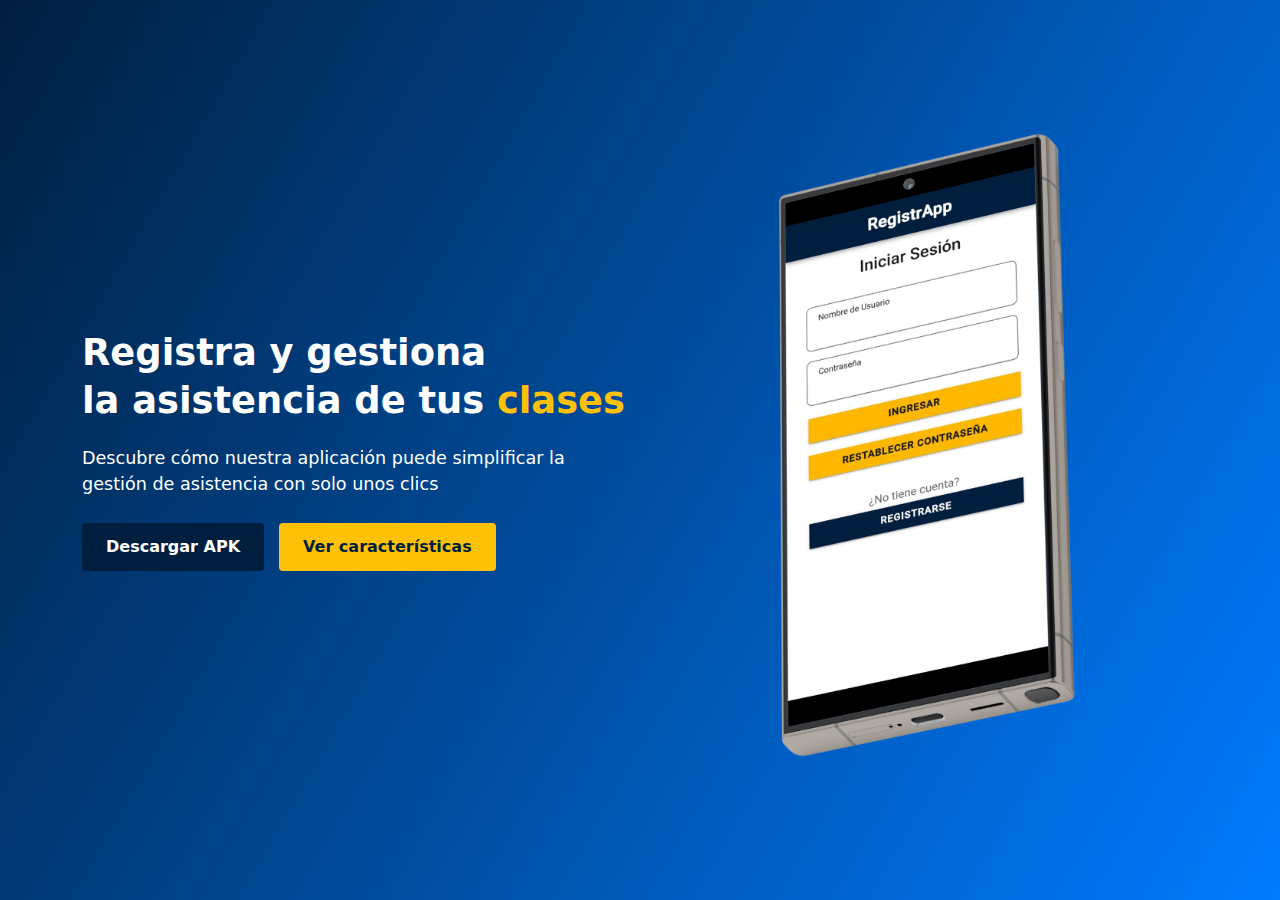
<file: index.html>
<!DOCTYPE html>
<html lang="en">
<head>
    <meta charset="UTF-8">
    <meta name="viewport" content="width=device-width, initial-scale=1.0">
    <title>RegistrApp</title>
    <link href="https://cdn.jsdelivr.net/npm/bootstrap@5.3.3/dist/css/bootstrap.min.css" rel="stylesheet" integrity="sha384-QWTKZyjpPEjISv5WaRU9OFeRpok6YctnYmDr5pNlyT2bRjXh0JMhjY6hW+ALEwIH" crossorigin="anonymous">
    <link rel="stylesheet" href="./styles.css">
</head>
<body>
    <section class="hero-section text-white">
        <div class="container">
          <div class="row align-items-center">
            <!-- Texto del Hero -->
            <div class="col-lg-6">
              <h1 class="hero-title">
                Registra y gestiona <br />
                la asistencia de tus <span class="highlight">clases</span>
              </h1>
              <p class="hero-description">
                Descubre cómo nuestra aplicación puede simplificar la gestión de asistencia con solo unos clics
              </p>
              <div class="hero-buttons">
                <a href="./apk/registrapp.apk" class="btn btn-primary btn-lg" download="registrapp.apk">
                  Descargar APK
              </a>
                <a href="./informacion.html" class="btn btn-warning btn-lg">
                    Ver características
                </a>
            </div>
            </div>
      
            <!-- Imagen o Mockup -->
            <div class="col-lg-6 text-center">
              <img src="assets/MockUp1.png" alt="App Mockup" class="hero-image img-fluid">
            </div>
          </div>
        </div>
      </section>
      
      
    <script src="https://cdn.jsdelivr.net/npm/bootstrap@5.3.3/dist/js/bootstrap.bundle.min.js" integrity="sha384-YvpcrYf0tY3lHB60NNkmXc5s9fDVZLESaAA55NDzOxhy9GkcIdslK1eN7N6jIeHz" crossorigin="anonymous"></script>
</body>
</html>
</file>
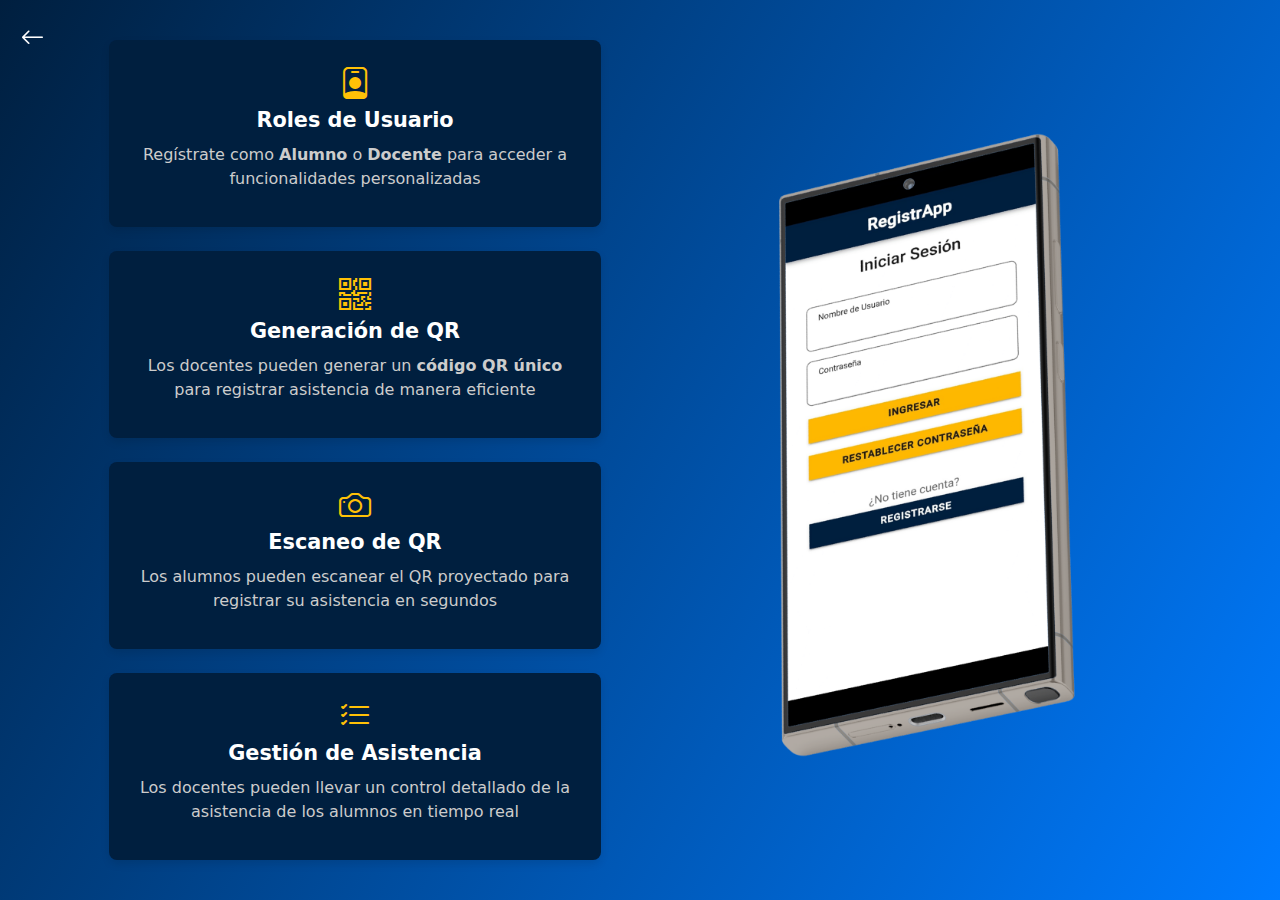
<file: informacion.html>
<!DOCTYPE html>
<html lang="en">
<head>
    <meta charset="UTF-8">
    <meta name="viewport" content="width=device-width, initial-scale=1.0">
    <title>Más Información - RegistrApp</title>
    <link href="https://cdn.jsdelivr.net/npm/bootstrap@5.3.3/dist/css/bootstrap.min.css" rel="stylesheet" integrity="sha384-QWTKZyjpPEjISv5WaRU9OFeRpok6YctnYmDr5pNlyT2bRjXh0JMhjY6hW+ALEwIH" crossorigin="anonymous">
    <link href="https://cdn.jsdelivr.net/npm/bootstrap-icons/font/bootstrap-icons.css" rel="stylesheet">
    <link rel="stylesheet" href="./informacion.css">
</head>
<body>

    <!-- Botón Volver con la clase definida en el CSS -->
    <a href="index.html" class="btn-volver">
        <i class="bi bi-arrow-left"></i>
    </a>

    <section class="info-section">
        <div class="container">
            <div class="row align-items-center">
                <!-- Tarjetas -->
                <div class="col-lg-6">
                    <div class="row gy-4">
                        <div class="col-12">
                            <div class="feature-card text-center">
                                <i class="bi bi-person-badge feature-icon"></i>
                                <h5 class="feature-title">Roles de Usuario</h5>
                                <p class="feature-description">Regístrate como <b>Alumno</b> o <b>Docente</b> para acceder a funcionalidades personalizadas</p>
                            </div>
                        </div>
                        <div class="col-12">
                            <div class="feature-card text-center">
                                <i class="bi bi-qr-code feature-icon"></i>
                                <h5 class="feature-title">Generación de QR</h5>
                                <p class="feature-description">Los docentes pueden generar un <b>código QR único</b> para registrar asistencia de manera eficiente</p>
                            </div>
                        </div>
                        <div class="col-12">
                            <div class="feature-card text-center">
                                <i class="bi bi-camera feature-icon"></i>
                                <h5 class="feature-title">Escaneo de QR</h5>
                                <p class="feature-description">Los alumnos pueden escanear el QR proyectado para registrar su asistencia en segundos</p>
                            </div>
                        </div>
                        <div class="col-12">
                            <div class="feature-card text-center">
                                <i class="bi bi-list-check feature-icon"></i>
                                <h5 class="feature-title">Gestión de Asistencia</h5>
                                <p class="feature-description">Los docentes pueden llevar un control detallado de la asistencia de los alumnos en tiempo real</p>
                            </div>
                        </div>
                    </div>
                </div>
                <!-- Imagen de la app -->
                <div class="col-lg-6 text-center">
                    <img src="./assets/MockUp1.png" alt="App Mockup" class="hero-image img-fluid">
                </div>
            </div>
        </div>
    </section>

    <script src="https://cdn.jsdelivr.net/npm/bootstrap@5.3.3/dist/js/bootstrap.bundle.min.js" integrity="sha384-YvpcrYf0tY3lHB60NNkmXc5s9fDVZLESaAA55NDzOxhy9GkcIdslK1eN7N6jIeHz" crossorigin="anonymous"></script>
</body>
</html>
</file>
<file: styles.css>
/* Ajustes generales */
html, body {
    margin: 0;
    padding: 0;
    overflow-x: hidden; /* Asegura que no haya scroll horizontal */
    height: 100%;
}

/* Sección Hero */
.hero-section {
    background: linear-gradient(120deg, #001F3F, #007BFF); /* Fondo degradado azul */
    padding: 60px 10px;
    color: white;
    text-align: left;
    min-height: 100vh; /* Asegura que ocupe toda la pantalla */
    display: flex;
    align-items: center;
    justify-content: space-between;
    box-sizing: border-box;
}

/* Título y descripción */
.hero-title {
    font-size: 2.3rem;
    font-weight: bold;
    line-height: 1.3;
    margin-bottom: 20px;
}

.hero-title .highlight {
    color: #FFC107; /* Amarillo */
}

.hero-description {
    font-size: 1.1rem;
    margin-bottom: 25px;
}

/* Contenedor de botones */
.hero-buttons {
    display: flex; /* Usa flexbox para alinear los botones */
    gap: 15px; /* Espacio entre botones */
    justify-content: flex-start; /* Alinea los botones a la izquierda */
    flex-wrap: wrap; /* Permite que los botones se ajusten si no hay espacio */
    margin-top: 20px; /* Espaciado adicional para separar botones del contenido */
}

/* Botones */
.hero-buttons .btn {
    display: flex; /* Usa flexbox para centrar contenido en el botón */
    align-items: center; /* Centra verticalmente */
    justify-content: center; /* Centra horizontalmente */
    text-align: center;
    padding: 12px 24px;
    font-size: 1rem;
    font-weight: bold;
    border-radius: 4px; /* Bordes redondeados */
    width: auto; /* Evita que se estiren innecesariamente */
    transition: all 0.3s ease; /* Suaviza transiciones */
}

.hero-buttons .btn-primary {
    background-color: #001F3F; /* Azul oscuro */
    color: white; /* Contraste adecuado */
    border: none;
}

.hero-buttons .btn-primary:hover {
    background-color: #002346; /* Azul ligeramente más claro */
}

.hero-buttons .btn-warning {
    background-color: #FFC107; /* Amarillo */
    color: #001F3F; /* Texto en azul oscuro */
    border: none;
}

.hero-buttons .btn-warning:hover {
    background-color: #FFA000; /* Amarillo más oscuro */
}

/* Botón de descarga */
.hero-buttons .btn-download {
    background-color: #3B5998; /* Azul intermedio */
    color: white;
    border: 1px solid #2E4566; /* Bordes para resaltar el botón */
}

.hero-buttons .btn-download:hover {
    background-color: #002346; /* Azul más oscuro */
}

/* Imagen de la app */
.hero-image {
    max-width: 85%;
    max-height: 75vh;
    margin: auto;
    object-fit: contain;
}

/* Responsividad para dispositivos móviles */
@media (max-width: 768px) {
    .hero-title {
        font-size: 2rem;
    }

    .hero-description {
        font-size: 1rem;
    }

    .hero-buttons {
        justify-content: center; /* Centra los botones horizontalmente */
    }

    .hero-buttons .btn {
        flex: 1; /* Hace que los botones se estiren para ocupar espacio uniforme */
        max-width: 48%; /* Asegura que no ocupen más de la mitad del ancho */
    }

    .hero-buttons .btn-primary, 
    .hero-buttons .btn-warning {
        font-size: 0.9rem; /* Ajusta el tamaño del texto en botones */
        padding: 10px 20px; /* Reduce el padding interno */
    }

    .hero-image {
        max-width: 100%; /* Asegura que la imagen no se desborde */
        max-height: 50vh;
        margin-top: 15%;
    }
}
</file>
<file: informacion.css>
/* Ajustes generales */
html, body {
    margin: 0;
    padding: 0;
    overflow-x: hidden; /* Evita scroll horizontal */
    height: 100%;
}

/* Fondo de la sección */
.info-section {
    background: linear-gradient(120deg, #001F3F, #007BFF); /* Fondo degradado azul */
    color: white;
    padding: 40px 20px;
    min-height: 100vh; /* Asegura altura completa */
    display: flex;
    align-items: center;
    justify-content: space-between;
    box-sizing: border-box;
}

/* Tarjetas de características */
.feature-card {
    background-color: #001F3F; /* Fondo azul oscuro */
    border-radius: 8px;
    padding: 20px;
    transition: transform 0.3s ease, box-shadow 0.3s ease;
    box-shadow: 0px 4px 8px rgba(0, 0, 0, 0.1);
    color: #FFFFFF; /* Texto blanco */
    max-width: 90%; /* Ajusta el ancho máximo */
    margin: 0 auto; /* Centra la tarjeta */
    text-align: center; /* Centra el contenido */
}

.feature-card:hover {
    transform: translateY(-5px);
    box-shadow: 0px 8px 20px rgba(255, 255, 255, 0.15); /* Sombra blanca al pasar el mouse */
}

.feature-icon {
    font-size: 2rem; /* Tamaño del ícono */
    color: #FFC107; /* Amarillo para contraste */
    margin-bottom: 15px;
}

.feature-title {
    font-size: 1.3rem; /* Tamaño del título */
    font-weight: bold;
    color: #FFFFFF; /* Texto blanco */
    margin-bottom: 10px;
}

.feature-description {
    font-size: 1rem; /* Texto de la descripción */
    color: #CCCCCC; /* Texto gris claro */
    line-height: 1.5;
}

/* Imagen de la app */
.hero-image {
    max-width: 85%;
    max-height: 75vh;
    margin: 0 auto;
    object-fit: contain;
}

.btn-volver {
    position: fixed;
    top: 10px; /* 10px desde la parte superior */
    left: 10px; /* 10px desde la parte izquierda */
    font-size: 1.5rem;
    color: white;
    background-color: transparent;
    border: none;
    padding: 10px;
    z-index: 999; /* Asegura que el botón esté por encima de otros elementos */
}

/* Responsividad */
@media (max-width: 768px) {
    .info-section {
        flex-direction: column; /* Apila los elementos */
        text-align: center;
    }

    .feature-card {
        padding: 15px;
        margin-bottom: 20px; /* Espaciado entre tarjetas */
        width: 80%;
        height: auto;
    }

    .feature-title {
        font-size: 1.2rem;
    }

    .feature-description {
        font-size: 0.9rem;
    }

    .hero-image {
        max-width: 80%; /* Reduce un poco más la imagen en pantallas pequeñas */
        max-height: 50vh;
        margin-top: 20px;
    }

    .feature-icon {
        font-size: 1.8rem; /* Ajusta el tamaño en dispositivos móviles */
    }

    .btn-volver {
        top: 10px; /* Asegura que se mantenga en la parte superior */
        left: 10px; /* Se mantiene en la esquina superior izquierda */
    }
}
</file>
